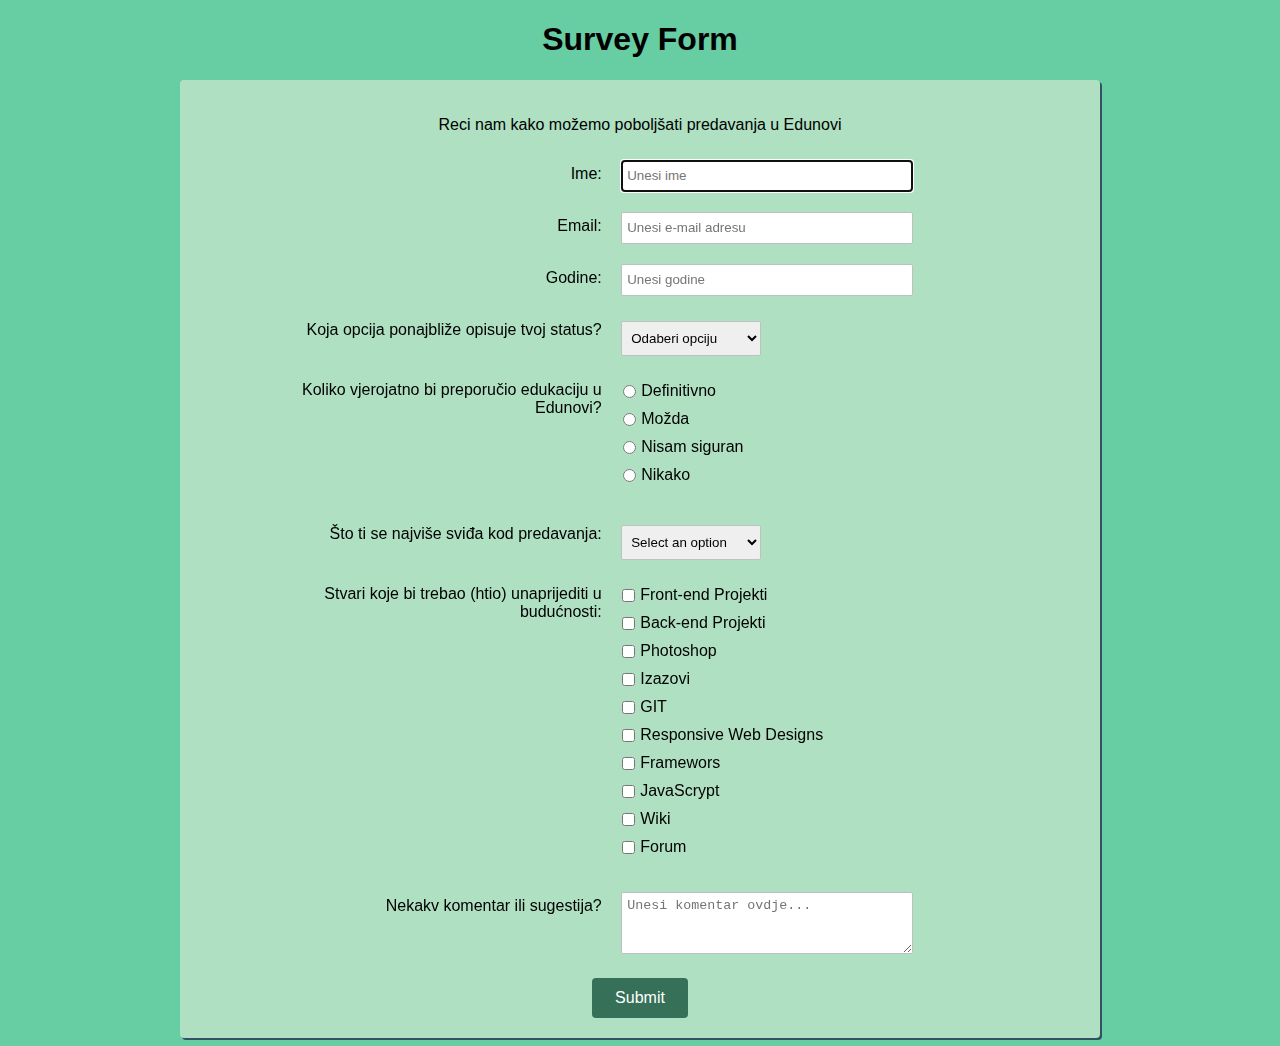
<file: Form/index.html>
<!DOCTYPE html>
<html>

<head>
    <meta charset="utf-8">
    <link rel="stylesheet" type="text/css" href="css/style.css">
    <title>survey form</title>
</head>

<body>
    <h1 id="title">Survey Form</h1>
    <div id="form-outer">
        <p id="description">
            Reci nam kako možemo poboljšati predavanja u Edunovi
        </p>
        <form id="survey-form" method="GET" action="index.html">
            <div class="rowTab">
                <div class="labels">
                    <label id="name-label" for="name"> Ime: </label>
                </div>
                <div class="rightTab">
                    <input autofocus="" type="text" name="name" id="name" class="input-field" placeholder="Unesi ime" required="">
                </div>
            </div>
            <div class="rowTab">
                <div class="labels">
                    <label id="email-label" for="email"> Email: </label>
                </div>
                <div class="rightTab">
                    <input type="email" name="email" id="email" class="input-field" required="" placeholder="Unesi e-mail adresu">
                </div>
            </div>
            <div class="rowTab">
                <div class="labels">
                    <label id="number-label" for="age"> Godine: </label>
                </div>
                <div class="rightTab">
                    <input type="number" name="age" id="number" min="1" max="100" class="input-field" placeholder="Unesi godine">
                </div>
            </div>
            <div class="rowTab">
                <div class="labels">
                    <label for="currentPos">Koja opcija ponajbliže opisuje tvoj status?</label>
                </div>
                <div class="rightTab">
                    <select id="dropdown" name="currentPos" class="dropdown">
                <option disabled="" selected="" value="">Odaberi opciju</option>
                <option value="student">Student</option>
                <option value="job">Zaposlen</option>
                <option value="noJob">Nezposlen</option>
                <option value="preferNo">Ne želim reći</option>
                <option value="other">Ostalo</option>
                </select>
                </div>
            </div>
            <div class="rowTab">
                <div class="labels">
                    <label for="userRating">Koliko vjerojatno bi preporučio edukaciju u Edunovi?</label>
                </div>
                <div class="rightTab">
                    <ul style="list-style: none;">
                        <li class="radio"><label>Definitivno<input name="radio-buttons" value="1" type="radio" class="userRatings"></label></li>
                        <li class="radio"><label>Možda<input name="radio-buttons" value="2" type="radio" class="userRatings"></label></li>
                        <li class="radio"><label>Nisam siguran<input name="radio-buttons" value="3" type="radio" class="userRatings"></label></li>
                        <li class="radio"><label>Nikako<input name="radio-buttons" value="4" type="radio" class="userRatings"></label></li>
                    </ul>
                </div>
            </div>
            <div class="rowTab">
                <div class="labels">
                    <label for="most-like">Što ti se najviše sviđa kod predavanja: </label>
                </div>
                <div class="rightTab">
                    <select id="most-like" name="mostLike" class="dropdown">
                <option disabled="" selected="" value="">Select an option</option>
                <option value="challenges">Izazovi</option>
                <option value="homeWork">Domaće zadaće</option>
                <option value="community">Kolege</option>
                <option value="pavle">Pavle</option>
                </select>
                </div>
            </div>
            <div class="rowTab">
                <div class="labels">
                    <label for="preferences">Stvari koje bi trebao (htio) unaprijediti u budućnosti: </label>
                </div>
                <div class="rightTab">
                    <ul id="preferences" style="list-style: none;">
                        <li class="checkbox"><label><input name="prefer" value="1" type="checkbox" class="userRatings">Front-end Projekti</label></li>
                        <li class="checkbox"><label><input name="prefer" value="2" type="checkbox" class="userRatings">Back-end Projekti</label></li>
                        <li class="checkbox"><label><input name="prefer" value="3" type="checkbox" class="userRatings">Photoshop</label></li>
                        <li class="checkbox"><label><input name="prefer" value="4" type="checkbox" class="userRatings">Izazovi</label></li>
                        <li class="checkbox"><label><input name="prefer" value="5" type="checkbox" class="userRatings">GIT</label></li>
                        <li class="checkbox"><label><input name="prefer" value="6" type="checkbox" class="userRatings">Responsive Web Designs</label></li>
                        <li class="checkbox"><label><input name="prefer" value="7" type="checkbox" class="userRatings">Framewors</label></li>
                        <li class="checkbox"><label><input name="prefer" value="8" type="checkbox" class="userRatings">JavaScrypt</label></li>
                        <li class="checkbox"><label><input name="prefer" value="9" type="checkbox" class="userRatings">Wiki</label></li>
                        <li class="checkbox"><label><input name="prefer" value="10" type="checkbox" class="userRatings">Forum</label></li>
                    </ul>
                </div>
            </div>
            <div class="rowTab">
                <div class="labels">
                    <label for="comments">Nekakv komentar ili sugestija?</label>
                </div>
                <div class="rightTab">
                    <textarea id="comments" class="input-field" style="height:50px;resize:vertical;" name="comment" placeholder="Unesi komentar ovdje..."></textarea>
                </div>
            </div>
            <button id="submit" type="submit">Submit</button>
        </form>
    </div>

</body>

</html>
</file>
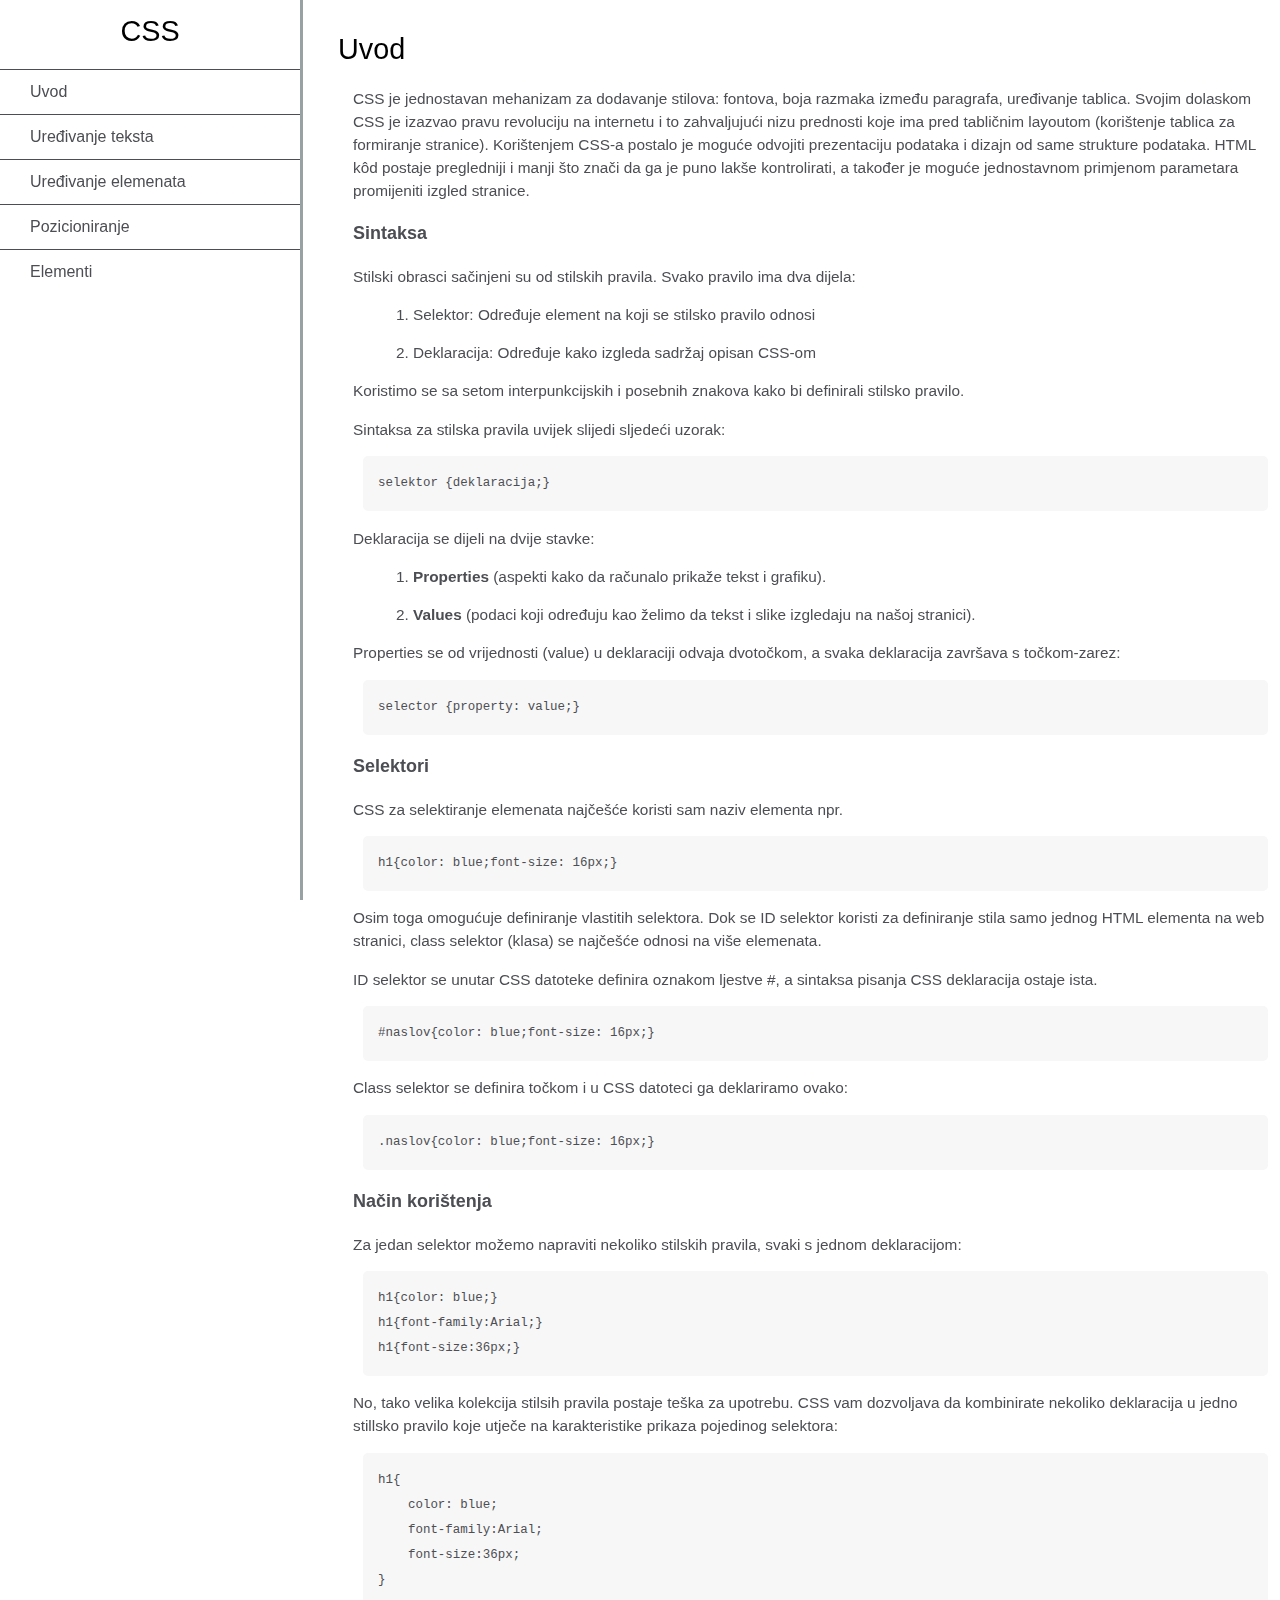
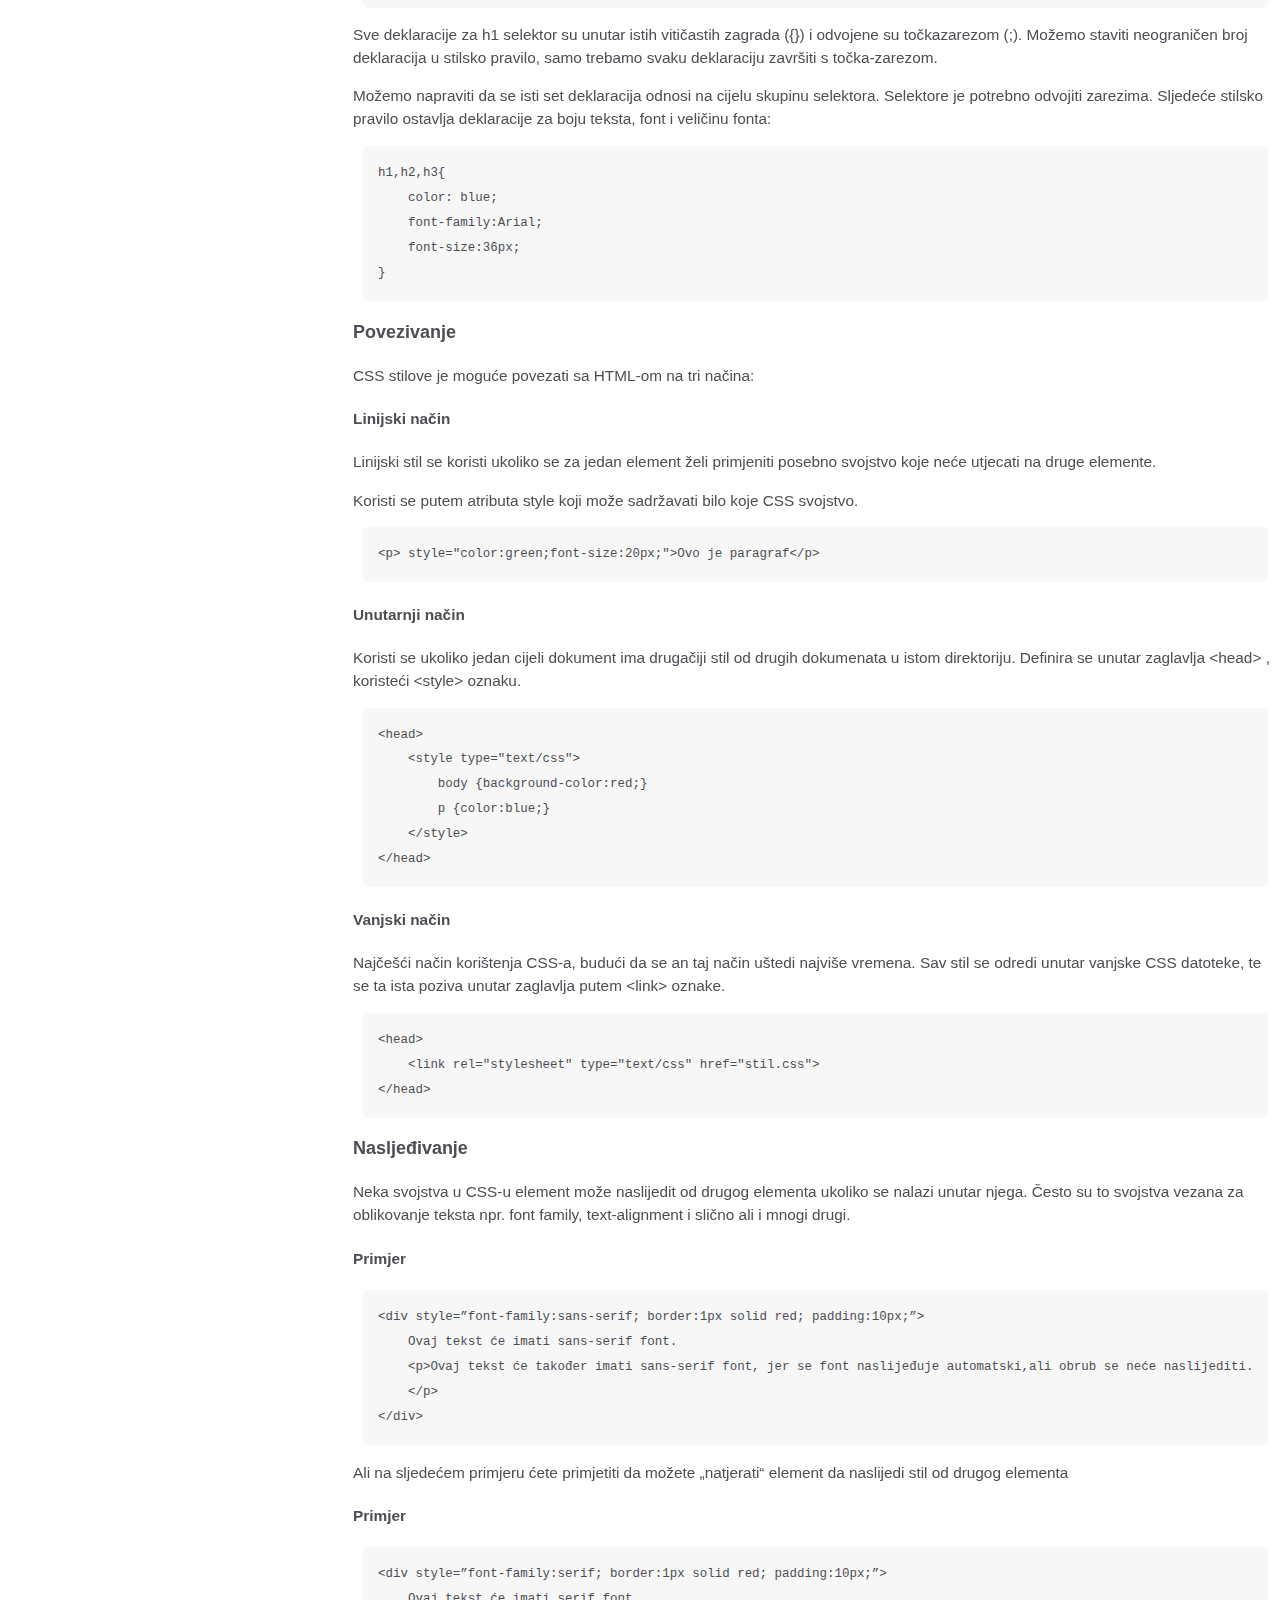
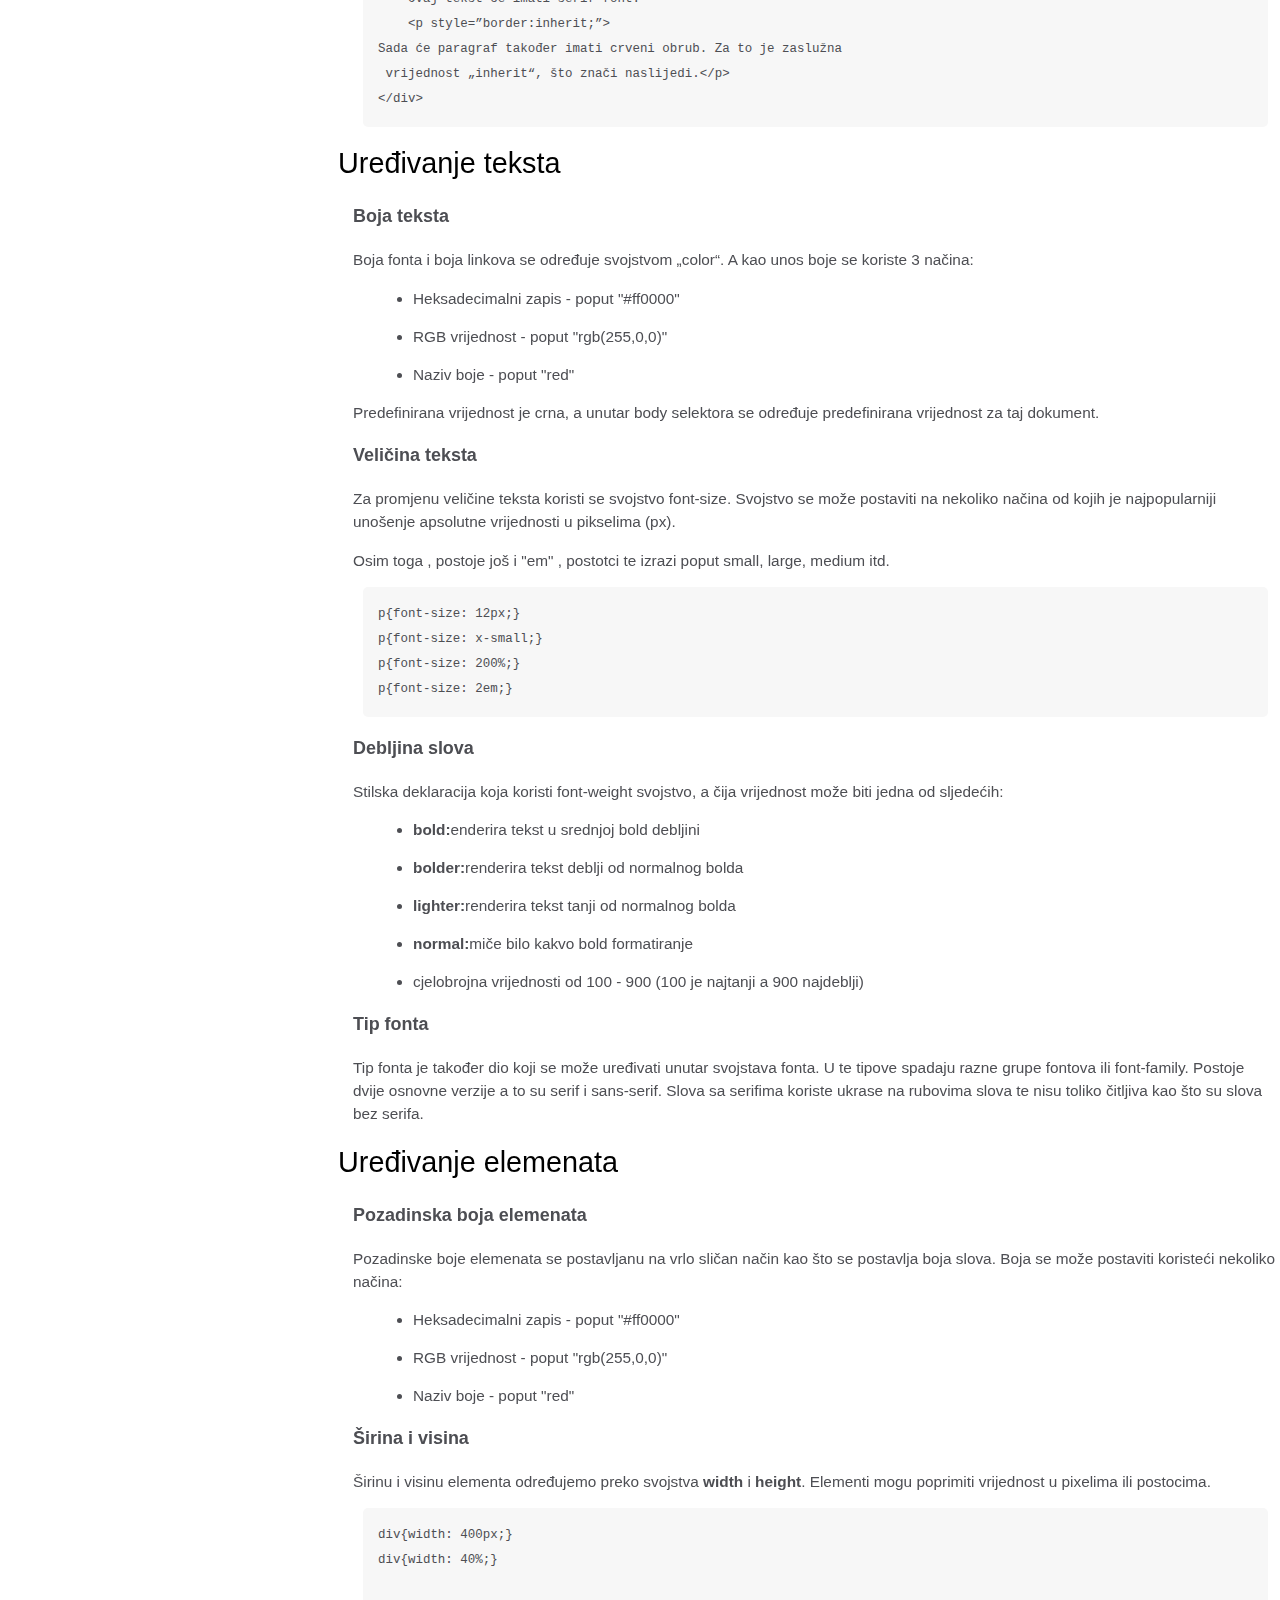
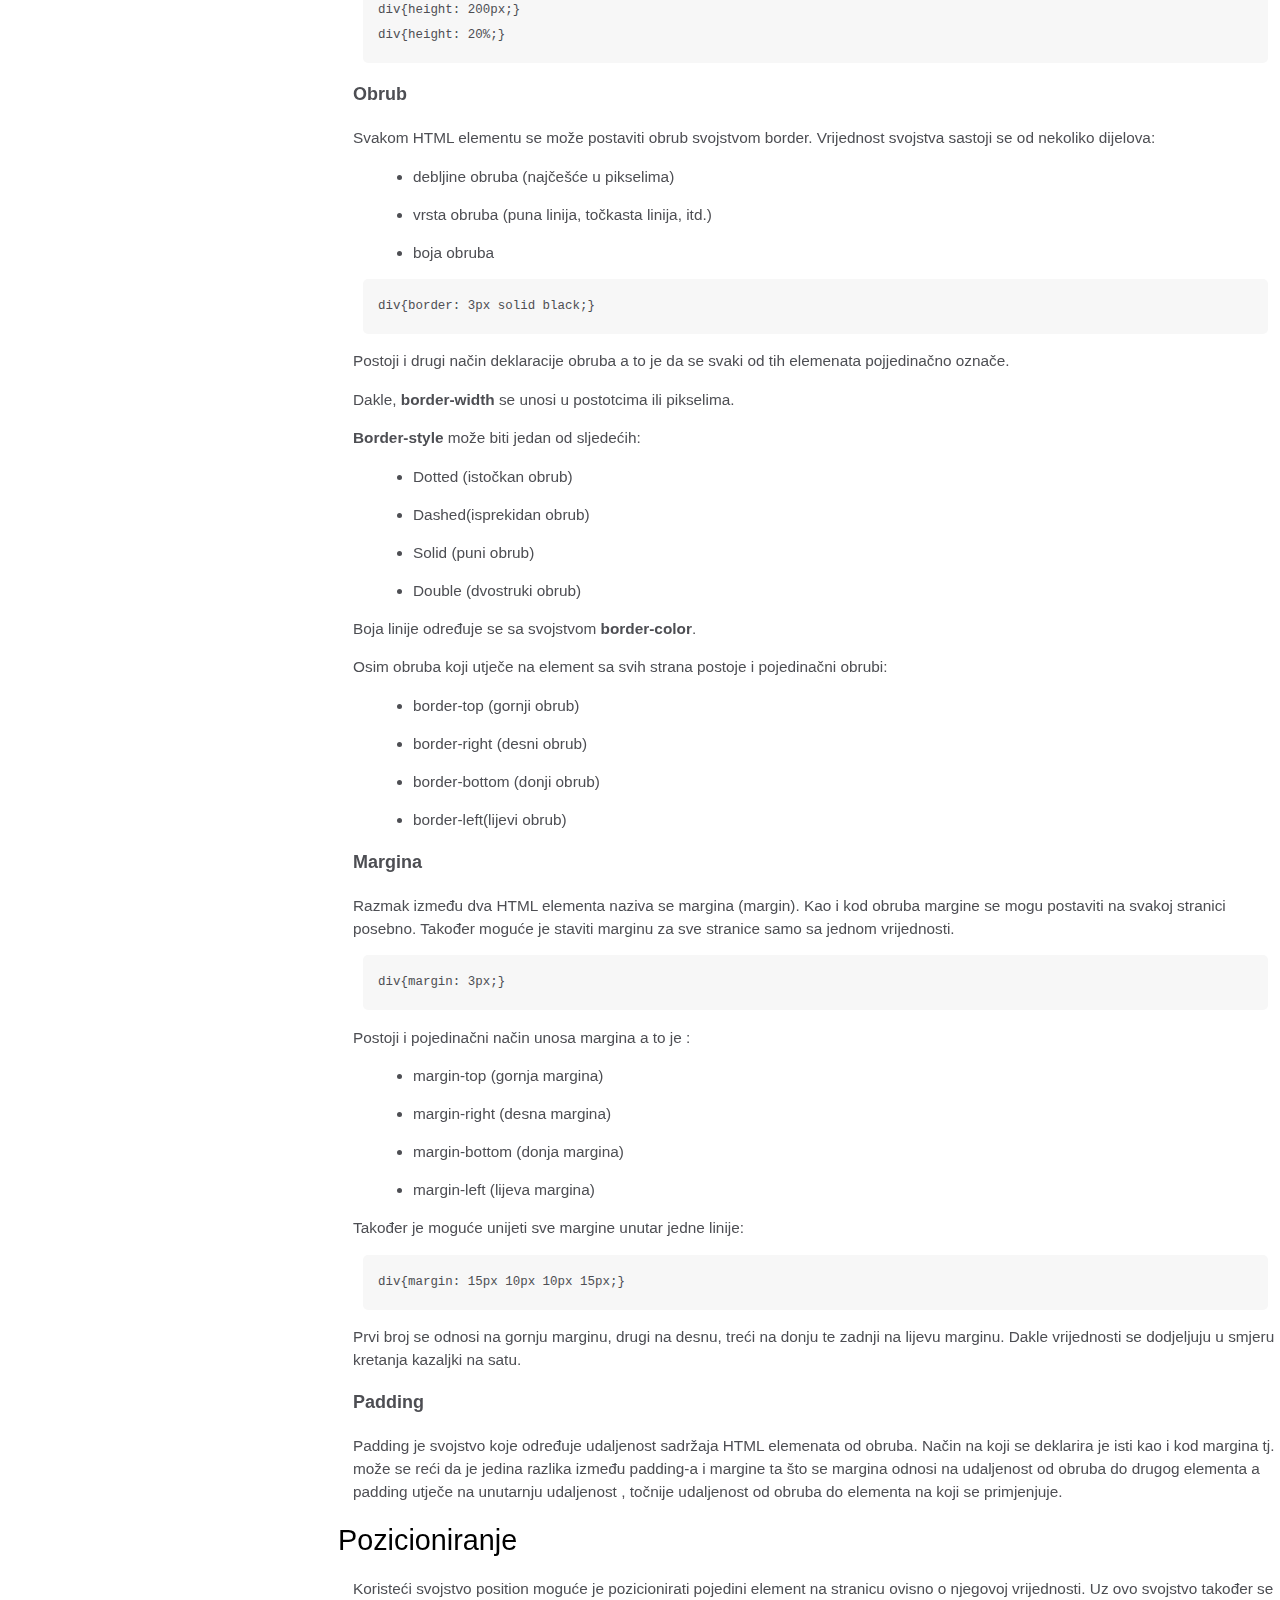
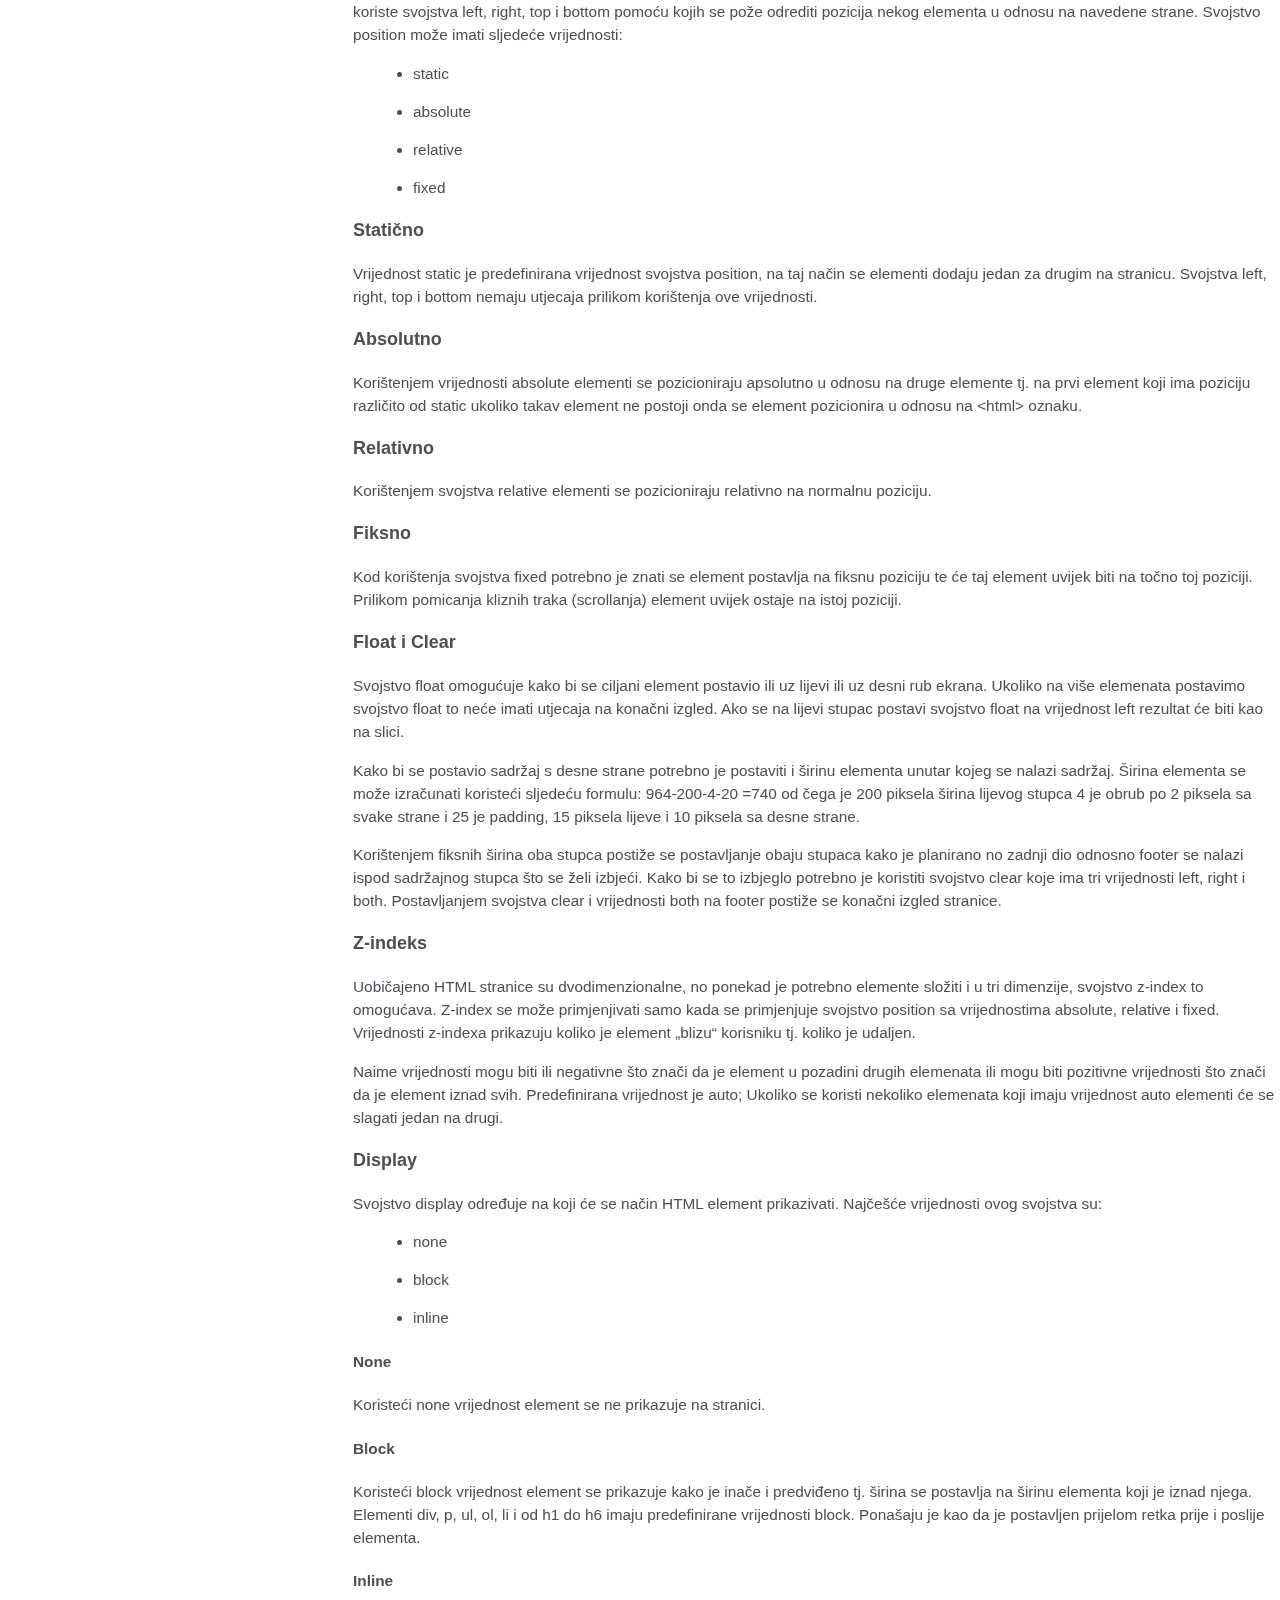
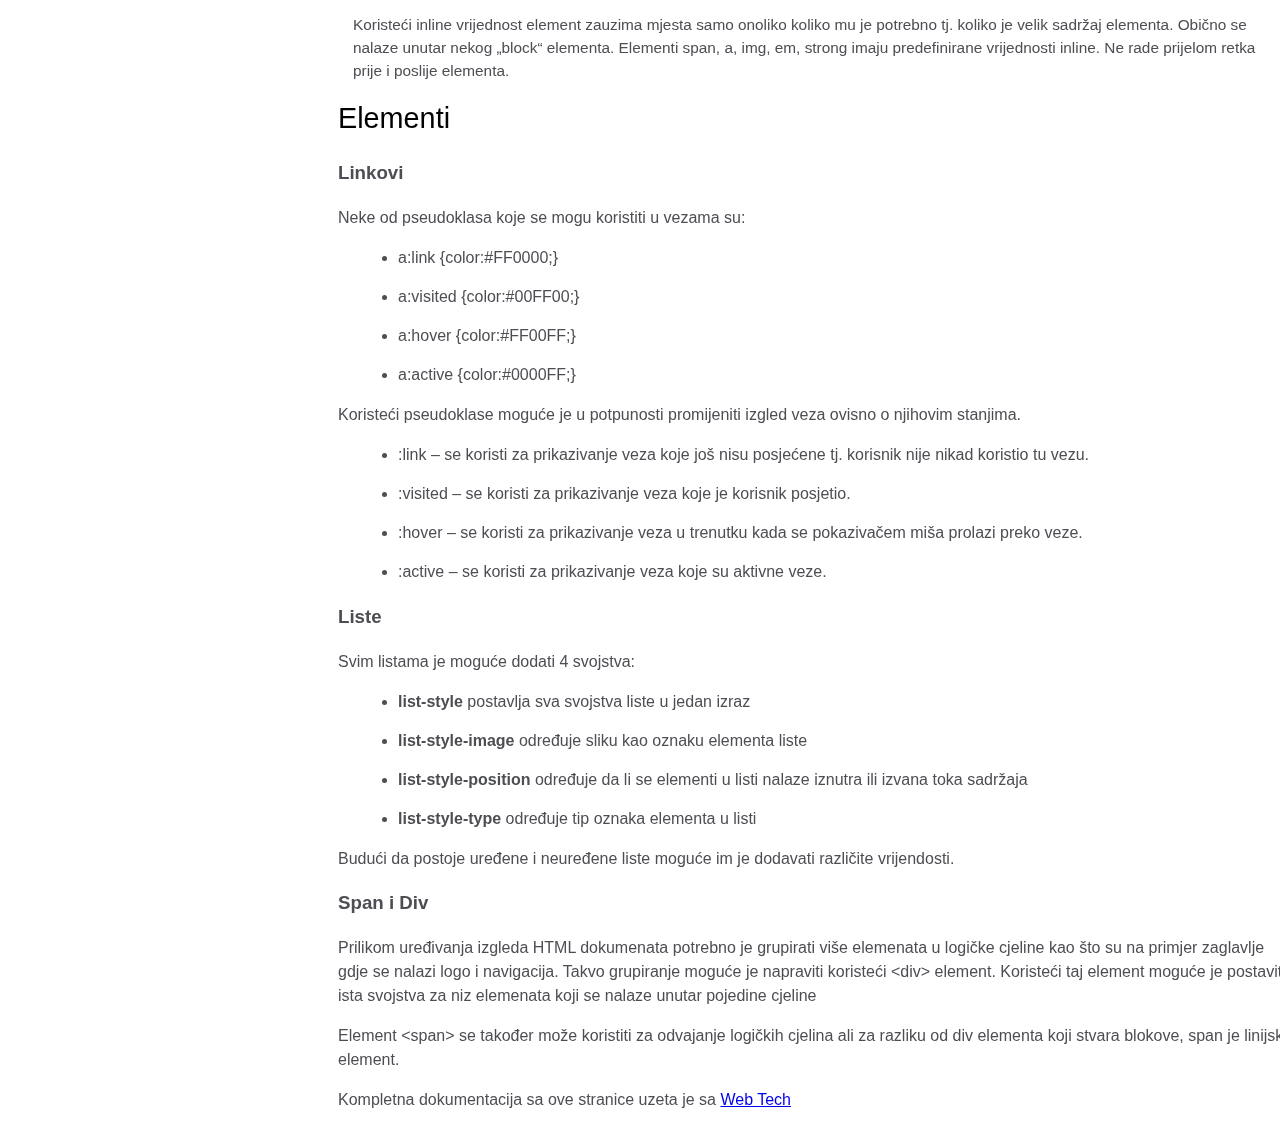
<file: Technical Documentation Page/index.html>
<DOCTYPE html>
<html lang="en">
<head>
    <meta charset="UTF-8">
    <link href="css/style.css"
        rel="stylesheet"
        type="text/css">
    <link rel="shortcut icon" type="image/x-icon" href="https://static.codepen.io/assets/favicon/favicon-aec34940fbc1a6e787974dcd360f2c6b63348d4b1f4e06c77743096d55480f33.ico">
    <link rel="mask-icon" type="" href="https://static.codepen.io/assets/favicon/logo-pin-8f3771b1072e3c38bd662872f6b673a722f4b3ca2421637d5596661b4e2132cc.svg" color="#111">
    <title>CSS: Technical Documentation Page</title>
    <script>
        window.console = window.console || function(t) {};
    </script>
    <script>
        if (document.location.search.match(/type=embed/gi)) {
        window.parent.postMessage("resize", "*");
        }
    </script>
<body translate="no">
    <nav id="navbar">
        <header>CSS</header>
            <ul>
                <li><a class="nav-link" href="#Uvod">Uvod</a></li>
                <li><a class="nav-link" href="#Uređivanje_teksta">Uređivanje teksta</a></li>
                <li><a class="nav-link" href="#Uređivanje_elemenata">Uređivanje elemenata</a></li>
                <li><a class="nav-link" href="#Pozicioniranje">Pozicioniranje</a></li>
                <li><a class="nav-link" href="#Elementi">Elementi</a></li>
            </ul>
    </nav>
    <main id="main-doc">
        <section class="main-section" id="Uvod">
            <header>Uvod</header>
            <article>
                <p>CSS je jednostavan mehanizam za dodavanje stilova: fontova, boja razmaka između paragrafa, uređivanje tablica. Svojim dolaskom CSS je izazvao pravu revoluciju na internetu i to zahvaljujući nizu prednosti koje ima pred tabličnim layoutom (korištenje tablica za formiranje stranice). Korištenjem CSS-a postalo je moguće odvojiti prezentaciju podataka i dizajn od same strukture podataka. HTML kôd postaje pregledniji i manji što znači da ga je puno lakše kontrolirati, a također je moguće jednostavnom primjenom parametara promijeniti izgled stranice.</p>
                <h3>Sintaksa</h3>
                <p>Stilski obrasci sačinjeni su od stilskih pravila. Svako pravilo ima dva dijela:</p>
                <ol>
                    <li>Selektor: Određuje element na koji se stilsko pravilo odnosi</li>
                    <li> Deklaracija: Određuje kako izgleda sadržaj opisan CSS-om</li>
                </ol>
                <p>Koristimo se sa setom interpunkcijskih i posebnih znakova kako bi definirali stilsko pravilo.</p>
                <p>Sintaksa za stilska pravila uvijek slijedi sljedeći uzorak:</p>
                <code>selektor {deklaracija;}</code>
                <p>Deklaracija se dijeli na dvije stavke:</p>
                <ol>
                    <li><strong>Properties</strong> (aspekti kako da računalo prikaže tekst i grafiku).</li>
                    <li><strong>Values</strong> (podaci koji određuju kao želimo da tekst i slike izgledaju na našoj stranici).</li>
                </ol>
                <p>Properties se od vrijednosti (value) u deklaraciji odvaja dvotočkom, a svaka deklaracija završava s točkom-zarez:</p>
                <code>selector {property: value;}</code>
                <h3>Selektori</h3>
                <p>CSS za selektiranje elemenata najčešće koristi sam naziv elementa npr.</p>
                <code>h1{color: blue;font-size: 16px;}</code>
                <p>Osim toga omogućuje definiranje vlastitih selektora. Dok se ID selektor koristi za definiranje stila samo jednog HTML elementa na web stranici, class selektor (klasa) se najčešće odnosi na više elemenata.</p>
                <p>ID selektor se unutar CSS datoteke definira oznakom ljestve #, a sintaksa pisanja CSS deklaracija ostaje ista.</p>
                <code>#naslov{color: blue;font-size: 16px;}</code>
                <p>Class selektor se definira točkom i u CSS datoteci ga deklariramo ovako:</p>
                <code>.naslov{color: blue;font-size: 16px;}</code>
                <h3>Način korištenja</h3>
                <p>Za jedan selektor možemo napraviti nekoliko stilskih pravila, svaki s jednom deklaracijom:</p>
                <code>h1{color: blue;}<br>h1{font-family:Arial;}<br>h1{font-size:36px;}</code>
                <p>No, tako velika kolekcija stilsih pravila postaje teška za upotrebu. CSS vam dozvoljava da kombinirate nekoliko deklaracija u jedno stillsko pravilo koje utječe na karakteristike prikaza pojedinog selektora:</p>
                <code>h1{<br>&nbsp;&nbsp;&nbsp;&nbsp;color: blue;<br>&nbsp;&nbsp;&nbsp;&nbsp;font-family:Arial;<br>&nbsp;&nbsp;&nbsp;&nbsp;font-size:36px;<br>}</code>
                <p>Sve deklaracije za h1 selektor su unutar istih vitičastih zagrada ({}) i odvojene su točkazarezom (;). Možemo staviti neograničen broj deklaracija u stilsko pravilo, samo trebamo svaku deklaraciju završiti s točka-zarezom.</p>
                <p>Možemo napraviti da se isti set deklaracija odnosi na cijelu skupinu selektora. Selektore je potrebno odvojiti zarezima. Sljedeće stilsko pravilo ostavlja deklaracije za boju teksta, font i veličinu fonta:</p>
                <code>h1,h2,h3{<br>&nbsp;&nbsp;&nbsp;&nbsp;color: blue;<br>&nbsp;&nbsp;&nbsp;&nbsp;font-family:Arial;<br>&nbsp;&nbsp;&nbsp;&nbsp;font-size:36px;<br>}</code>
                <h3>Povezivanje</h3>
                <p>CSS stilove je moguće povezati sa HTML-om na tri načina:</p>
                <h4>Linijski način</h4>
                <p>Linijski stil se koristi ukoliko se za jedan element želi primjeniti posebno svojstvo koje neće utjecati na druge elemente. </p>
                <p>Koristi se putem atributa style koji može sadržavati bilo koje CSS svojstvo.</p>
                <code>&ltp&gt style="color:green;font-size:20px;">Ovo je paragraf&lt/p&gt</code>
                <h4>Unutarnji način</h4>
                <p>Koristi se ukoliko jedan cijeli dokument ima drugačiji stil od drugih dokumenata u istom direktoriju. Definira se unutar zaglavlja &lthead&gt , koristeći &ltstyle&gt oznaku.</p>
                <code>&lthead&gt<br>&nbsp;&nbsp;&nbsp;&nbsp;&ltstyle type="text/css"&gt<br>&nbsp;&nbsp;&nbsp;&nbsp;&nbsp;&nbsp;&nbsp;&nbsp;body {background-color:red;}<br>&nbsp;&nbsp;&nbsp;&nbsp;&nbsp;&nbsp;&nbsp;&nbsp;p {color:blue;}<br>&nbsp;&nbsp;&nbsp;&nbsp;&lt/style&gt<br>&lt/head></code>
                <h4>Vanjski način</h4>
                <p>Najčešći način korištenja CSS-a, budući da se an taj način uštedi najviše vremena. Sav stil se odredi unutar vanjske CSS datoteke, te se ta ista poziva unutar zaglavlja putem &ltlink&gt oznake.</p>
                <code>&lthead&gt<br>&nbsp;&nbsp;&nbsp;&nbsp;&ltlink rel="stylesheet" type="text/css" href="stil.css"&gt<br>&lt/head&gt</code>
                <h3>Nasljeđivanje</h3>
                <p>Neka svojstva u CSS-u element može naslijedit od drugog elementa ukoliko se nalazi unutar njega. Često su to svojstva vezana za oblikovanje teksta npr. font family, text-alignment i slično ali i mnogi drugi.</p>
                <h4>Primjer</h4>
                <code>&ltdiv style=”font-family:sans-serif; border:1px solid red; padding:10px;”&gt<br>&nbsp;&nbsp;&nbsp;&nbsp;Ovaj tekst će imati sans-serif font.<br>&nbsp;&nbsp;&nbsp;&nbsp;&ltp&gtOvaj tekst će također imati sans-serif font, jer se font naslijeđuje automatski,ali obrub se neće naslijediti.<br>&nbsp;&nbsp;&nbsp;&nbsp;&lt/p&gt<br>&lt/div&gt</code>
                <p>Ali na sljedećem primjeru ćete primjetiti da možete „natjerati“ element da naslijedi stil od drugog elementa</p>
                <h4>Primjer</h4>
                <code>&ltdiv style=”font-family:serif; border:1px solid red; padding:10px;”&gt<br>&nbsp;&nbsp;&nbsp;&nbsp;Ovaj tekst će imati serif font.<br>&nbsp;&nbsp;&nbsp;&nbsp;&ltp style=”border:inherit;”&gt<br>Sada će paragraf također imati crveni obrub. Za to je zaslužna<br> vrijednost „inherit“, što znači naslijedi.&lt/p&gt<br>&lt/div&gt</code>
            </article>
        </section>
        <section class="main-section" id="Uređivanje_teksta">
            <header>Uređivanje teksta</header>
            <article>
                <h3>Boja teksta</h3>
                <p>Boja fonta i boja linkova se određuje svojstvom „color“. A kao unos boje se koriste 3 načina:</p>
                <ul>
                    <li>Heksadecimalni zapis - poput "#ff0000"</li>
                    <li>RGB vrijednost - poput "rgb(255,0,0)"</li>
                    <li>Naziv boje - poput "red"</li>
                </ul>
                <p>Predefinirana vrijednost je crna, a unutar body selektora se određuje predefinirana vrijednost za taj dokument.</p>
                <h3>Veličina teksta</h3>
                <p>Za promjenu veličine teksta koristi se svojstvo font-size. Svojstvo se može postaviti na nekoliko načina od kojih je najpopularniji unošenje apsolutne vrijednosti u pikselima (px).</p>
                <p>Osim toga , postoje još i "em" , postotci te izrazi poput small, large, medium itd.</p>
                <code>p{font-size: 12px;}<br>p{font-size: x-small;}<br>p{font-size: 200%;}<br>p{font-size: 2em;}</code>
                <h3>Debljina slova</h3>
                <p>Stilska deklaracija koja koristi font-weight svojstvo, a čija vrijednost može biti jedna od sljedećih:</p>
                <ul>
                    <li><strong>bold:</strong>enderira tekst u srednjoj bold debljini</li>
                    <li><strong>bolder:</strong>renderira tekst deblji od normalnog bolda</li>
                    <li><strong>lighter:</strong>renderira tekst tanji od normalnog bolda</li>
                    <li><strong>normal:</strong>miče bilo kakvo bold formatiranje</li>
                    <li>cjelobrojna vrijednosti od 100 - 900 (100 je najtanji a 900 najdeblji)</li>
                </ul>
                <h3>Tip fonta</h3>
                <p>Tip fonta je također dio koji se može uređivati unutar svojstava fonta. U te tipove spadaju razne grupe fontova ili font-family. Postoje dvije osnovne verzije a to su serif i sans-serif. Slova sa serifima koriste ukrase na rubovima slova te nisu toliko čitljiva kao što su slova bez serifa.</p>
            </article>
        </section>
            <section class="main-section" id="Uređivanje_elemenata">
                <header>Uređivanje elemenata</header>
                <article>
                    <h3>Pozadinska boja elemenata</h3>
                    <p>Pozadinske boje elemenata se postavljanu na vrlo sličan način kao što se postavlja boja slova. Boja se može postaviti koristeći nekoliko načina:</p>
                    <ul>
                        <li>Heksadecimalni zapis - poput "#ff0000"</li>
                        <li>RGB vrijednost - poput "rgb(255,0,0)"</li>
                        <li>Naziv boje - poput "red"</li>
                    </ul>
                    <h3>Širina i visina</h3>
                    <p>Širinu i visinu elementa određujemo preko svojstva <strong>width</strong> i <strong>height</strong>. Elementi mogu poprimiti vrijednost u pixelima ili postocima.</p>
                    <code>div{width: 400px;}<br>div{width: 40%;}<br><br>div{height: 200px;}<br>div{height: 20%;}</code>
                    <h3>Obrub</h3>
                    <p>Svakom HTML elementu se može postaviti obrub svojstvom border. Vrijednost svojstva sastoji se od nekoliko dijelova:</p>
                    <ul>
                        <li>debljine obruba (najčešće u pikselima)</li>
                        <li>vrsta obruba (puna linija, točkasta linija, itd.)</li>
                        <li>boja obruba</li>
                    </ul>
                    <code>div{border: 3px solid black;}</code>
                    <p>Postoji i drugi način deklaracije obruba a to je da se svaki od tih elemenata pojjedinačno označe.</p>
                    <p>Dakle, <strong>border-width</strong> se unosi u postotcima ili pikselima.</p>
                    <p><strong>Border-style </strong>može biti jedan od sljedećih:</p>
                    <ul>
                        <li>Dotted (istočkan obrub)</li>
                        <li>Dashed(isprekidan obrub)</li>
                        <li>Solid (puni obrub)</li>
                        <li>Double (dvostruki obrub)</li>
                    </ul>
                    <p>Boja linije određuje se sa svojstvom <strong>border-color</strong>.</p>
                    <p>Osim obruba koji utječe na element sa svih strana postoje i pojedinačni obrubi:</p>
                    <ul>
                        <li>border-top (gornji obrub)</li>
                        <li>border-right (desni obrub)</li>
                        <li>border-bottom (donji obrub)</li>
                        <li>border-left(lijevi obrub)</li>
                    </ul>
                    <h3>Margina</h3>
                    <p>Razmak između dva HTML elementa naziva se margina (margin). Kao i kod obruba margine se mogu postaviti na svakoj stranici posebno. Također moguće je staviti marginu za sve stranice samo sa jednom vrijednosti.</p>
                    <code>div{margin: 3px;}</code>
                    <p>Postoji i pojedinačni način unosa margina a to je :</p>
                    <ul>
                        <li>margin-top (gornja margina)</li>
                        <li>margin-right (desna margina)</li>
                        <li>margin-bottom (donja margina)</li>
                        <li>margin-left (lijeva margina)</li>
                    </ul>
                    <p>Također je moguće unijeti sve margine unutar jedne linije:</p>
                    <code>div{margin: 15px 10px 10px 15px;}</code>
                    <p>Prvi broj se odnosi na gornju marginu, drugi na desnu, treći na donju te zadnji na lijevu marginu. Dakle vrijednosti se dodjeljuju u smjeru kretanja kazaljki na satu.</p>
                    <h3>Padding</h3>
                    <p>Padding je svojstvo koje određuje udaljenost sadržaja HTML elemenata od obruba. Način na koji se deklarira je isti kao i kod margina tj. može se reći da je jedina razlika između padding-a i margine ta što se margina odnosi na udaljenost od obruba do drugog elementa a padding utječe na unutarnju udaljenost , točnije udaljenost od obruba do elementa na koji se primjenjuje.</p>
                </article>
            </section>
            <section class="main-section" id="Pozicioniranje">
                <header>Pozicioniranje</header>
                <article>
                    <p>Koristeći svojstvo position moguće je pozicionirati pojedini element na stranicu ovisno o njegovoj vrijednosti. Uz ovo svojstvo također se koriste svojstva left, right, top i bottom pomoću kojih se pože odrediti pozicija nekog elementa u odnosu na navedene strane. Svojstvo position može imati sljedeće vrijednosti:</p>
                    <ul>
                        <li>static</li>
                        <li>absolute</li>
                        <li>relative</li>
                        <li>fixed</li>
                    </ul>
                    <h3>Statično</h3>
                    <p>Vrijednost static je predefinirana vrijednost svojstva position, na taj način se elementi dodaju jedan za drugim na stranicu. Svojstva left, right, top i bottom nemaju utjecaja prilikom korištenja ove vrijednosti.</p>
                    <h3>Absolutno</h3>
                    <p>Korištenjem vrijednosti absolute elementi se pozicioniraju apsolutno u odnosu na druge elemente tj. na prvi element koji ima poziciju različito od static ukoliko takav element ne postoji onda se element pozicionira u odnosu na &lthtml&gt oznaku.</p>
                    <h3>Relativno</h3>
                    <p>Korištenjem svojstva relative elementi se pozicioniraju relativno na normalnu poziciju.</p>
                    <h3>Fiksno</h3>
                    <p>Kod korištenja svojstva fixed potrebno je znati se element postavlja na fiksnu poziciju te će taj element uvijek biti na točno toj poziciji. Prilikom pomicanja kliznih traka (scrollanja) element uvijek ostaje na istoj poziciji.</p>
                    <h3>Float i Clear</h3>
                    <p>Svojstvo float omogućuje kako bi se ciljani element postavio ili uz lijevi ili uz desni rub ekrana. Ukoliko na više elemenata postavimo svojstvo float to neće imati utjecaja na konačni izgled. Ako se na lijevi stupac postavi svojstvo float na vrijednost left rezultat će biti kao na slici.</p>
                    <p>Kako bi se postavio sadržaj s desne strane potrebno je postaviti i širinu elementa unutar kojeg se nalazi sadržaj. Širina elementa se može izračunati koristeći sljedeću formulu: 964-200-4-20 =740 od čega je 200 piksela širina lijevog stupca 4 je obrub po 2 piksela sa svake strane i 25 je padding, 15 piksela lijeve i 10 piksela sa desne strane.</p>
                    <p>Korištenjem fiksnih širina oba stupca postiže se postavljanje obaju stupaca kako je planirano no zadnji dio odnosno footer se nalazi ispod sadržajnog stupca što se želi izbjeći. Kako bi se to izbjeglo potrebno je koristiti svojstvo clear koje ima tri vrijednosti left, right i both. Postavljanjem svojstva clear i vrijednosti both na footer postiže se konačni izgled stranice.</p>
                    <h3>Z-indeks</h3>
                    <p>Uobičajeno HTML stranice su dvodimenzionalne, no ponekad je potrebno elemente složiti i u tri dimenzije, svojstvo z-index to omogućava. Z-index se može primjenjivati samo kada se primjenjuje svojstvo position sa vrijednostima absolute, relative i fixed. Vrijednosti z-indexa prikazuju koliko je element „blizu“ korisniku tj. koliko je udaljen.</p>
                    <p>Naime vrijednosti mogu biti ili negativne što znači da je element u pozadini drugih elemenata ili mogu biti pozitivne vrijednosti što znači da je element iznad svih. Predefinirana vrijednost je auto; Ukoliko se koristi nekoliko elemenata koji imaju vrijednost auto elementi će se slagati jedan na drugi.</p>
                    <h3>Display</h3>
                    <p>Svojstvo display određuje na koji će se način HTML element prikazivati. Najčešće vrijednosti ovog svojstva su:</p>
                    <ul>
                        <li>none</li>
                        <li>block</li>
                        <li>inline</li>
                    </ul>
                    <h4>None</h4>
                    <p>Koristeći none vrijednost element se ne prikazuje na stranici.</p>
                    <h4>Block</h4>
                    <p>Koristeći block vrijednost element se prikazuje kako je inače i predviđeno tj. širina se postavlja na širinu elementa koji je iznad njega. Elementi div, p, ul, ol, li i od h1 do h6 imaju predefinirane vrijednosti block. Ponašaju je kao da je postavljen prijelom retka prije i poslije elementa.</p>
                    <h4>Inline</h4>
                    <p>Koristeći inline vrijednost element zauzima mjesta samo onoliko koliko mu je potrebno tj. koliko je velik sadržaj elementa. Obično se nalaze unutar nekog „block“ elementa. Elementi span, a, img, em, strong imaju predefinirane vrijednosti inline. Ne rade prijelom retka prije i poslije elementa.</p>
                </article>
            </section>
            <section class="main-section" id="Elementi">
                <header>Elementi</header>
                <h3>Linkovi</h3>
                <p>Neke od pseudoklasa koje se mogu koristiti u vezama su:</p>
                <ul>
                    <li>a:link {color:#FF0000;}</li>
                    <li>a:visited {color:#00FF00;}</li>
                    <li>a:hover {color:#FF00FF;}</li>
                    <li>a:active {color:#0000FF;}</li>
                </ul>
                <p>Koristeći pseudoklase moguće je u potpunosti promijeniti izgled veza ovisno o njihovim stanjima.</p>
                <ul>
                    <li>:link – se koristi za prikazivanje veza koje još nisu posjećene tj. korisnik nije nikad koristio tu vezu.</li>
                    <li>:visited – se koristi za prikazivanje veza koje je korisnik posjetio.</li>
                    <li>:hover – se koristi za prikazivanje veza u trenutku kada se pokazivačem miša prolazi preko veze.</li>
                    <li>:active – se koristi za prikazivanje veza koje su aktivne veze.</li>
                </ul>
                <h3>Liste</h3>
                <p>Svim listama je moguće dodati 4 svojstva:</p>
                <ul>
                    <li><strong>list-style</strong> postavlja sva svojstva liste u jedan izraz</li>
                    <li><strong>list-style-image</strong> određuje sliku kao oznaku elementa liste</li>
                    <li><strong>list-style-position</strong> određuje da li se elementi u listi nalaze iznutra ili izvana toka sadržaja</li>
                    <li><strong>list-style-type</strong> određuje tip oznaka elementa u listi</li>
                </ul>
                <p>Budući da postoje uređene i neuređene liste moguće im je dodavati različite vrijendosti.</p>
                <h3>Span i Div</h3>
                <p>Prilikom uređivanja izgleda HTML dokumenata potrebno je grupirati više elemenata u logičke cjeline kao što su na primjer zaglavlje gdje se nalazi logo i navigacija. Takvo grupiranje moguće je napraviti koristeći &ltdiv&gt element. Koristeći taj element moguće je postaviti ista svojstva za niz elemenata koji se nalaze unutar pojedine cjeline</p>
                <p>Element &ltspan&gt se također može koristiti za odvajanje logičkih cjelina ali za razliku od div elementa koji stvara blokove, span je linijski element.</p>   
            </article>
        </section>
Kompletna dokumentacija sa ove stranice uzeta je sa <a href="http://www.webtech.com.hr/index.php" target="_blank">Web Tech</a>
</main>
<script src="https://static.codepen.io/assets/common/stopExecutionOnTimeout-de7e2ef6bfefd24b79a3f68b414b87b8db5b08439cac3f1012092b2290c719cd.js"></script>
<script src="https://cdn.freecodecamp.org/testable-projects-fcc/v1/bundle.js"></script><div id="fcc_test_suite_wrapper" style="position: relative !important; z-index: 99999 !important;"></div>
<script id="rendered-js">
                      // coded by @ChaituVR 
                
    const projectName = 'technical-docs-page';
    localStorage.setItem('example_project', 'Technical Docs Page');
                      //# sourceURL=pen.js
</script>
                
                
</body>
</html>
</file>
<file: Form/css/style.css>
html,
body {
    background-color: #66cea2;
    text-align: center;
    font-family: 'Raleway', Helvetica, sans-serif;
    min-width: 320px;
}

header {
    font-size: 2em;
    font-weight: bold;
    margin: 20px;
}

#form-outer {
    background-color: rgb(175, 224, 194);
    margin: 0 auto;
    border-radius: 4px;
    width: 75%;
    max-width: 900px;
    padding: 10px;
    padding-top: 20px;
    box-shadow: 2px 2px #325164;
}

.labels {
    display: inline-block;
    text-align: right;
    width: 40%;
    padding: 5px;
    vertical-align: top;
    margin-top: 10px;
}

.rightTab {
    display: inline-block;
    text-align: left;
    width: 48%;
    vertical-align: middle;
}

.input-field {
    height: 20px;
    width: 280px;
    padding: 5px;
    margin: 10px;
    border: 1px solid #c0c0c0;
    border-radius: 2px;
}

#userAge {
    width: 40px;
}

.userRatings,
input[type="checkbox"] {
    float: left;
    margin-right: 5px;
}

#submit {
    background-color: #377058;
    border-radius: 4px;
    color: white;
    font-size: 1em;
    height: 40px;
    width: 96px;
    margin: 10px;
    border: 0px solid;
    cursor: pointer;
}

.dropdown {
    height: 35px;
    width: 140px;
    padding: 5px;
    margin: 10px;
    margin-top: 15px;
    border: 1px solid #c0c0c0;
    border-radius: 2px;
}

.radio,
.checkbox {
    position: relative;
    left: -43px;
    margin-left: 10px;
    display: block;
    padding-bottom: 10px;
}

@media screen and (max-width: 833px) {
    .input-field {
        width: 80%;
    }
    select {
        width: 90%;
    }
}

@media screen and (max-width: 520px) {
    .labels {
        width: 100%;
        text-align: left;
    }
    .rightTab {
        width: 80%;
        float: left;
    }
    .input-field {
        width: 100%;
    }
    select {
        width: 100%;
    }
}
</file>
<file: Technical Documentation Page/css/style.css>
html,
body {
  min-width: 290px;
  color: #4d4e53;
  background-color: #ffffff;
  font-family: "Open Sans", Arial, sans-serif;
  line-height: 1.5;
}

#navbar {
  position: fixed;
  min-width: 290px;
  top: 0px;
  left: 0px;
  width: 300px;
  height: 100%;
  border-right: solid;
  border-color: rgba(0, 22, 22, 0.4);
}

header {
  color: black;
  margin: 10px;
  text-align: center;
  font-size: 1.8em;
  font-weight: thin;
}

#main-doc header {
  text-align: left;
  margin: 0px;
}

#navbar ul {
  height: 88%;
  padding: 0;
  overflow-y: auto;
  overflow-x: hidden;
}

#navbar li {
  color: #4d4e53;
  border-top: 1px solid;
  list-style: none;
  position: relative;
  width: 100%;
}

#navbar a {
  display: block;
  padding: 10px 30px;
  color: #4d4e53;
  text-decoration: none;
  cursor: pointer;
}

#main-doc {
  position: absolute;
  margin-left: 310px;
  padding: 20px;
  margin-bottom: 110px;
}

section article {
  color: #4d4e53;
  margin: 15px;
  font-size: 0.96em;
}

section li {
  margin: 15px 0px 0px 20px;
}

code {
  display: block;
  text-align: left;
  white-space: pre;
  position: relative;
  word-break: normal;
  word-wrap: normal;
  line-height: 2;
  background-color: #f7f7f7;
  padding: 15px;
  margin: 10px;
  border-radius: 5px;
}

@media only screen and (max-width: 815px) {
  /* For mobile phones: */
  #navbar ul {
    border: 1px solid;
    height: 207px;
  }

  #navbar {
    background-color: white;
    position: absolute;
    top: 0;
    padding: 0;
    margin: 0;
    width: 100%;
    max-height: 275px;
    border: none;
    z-index: 1;
    border-bottom: 2px solid;
  }

  #main-doc {
    position: relative;
    margin-left: 0px;
    margin-top: 270px;
  }
}

@media only screen and (max-width: 400px) {
  #main-doc {
    margin-left: -10px;
  }

  code {
    margin-left: -20px;
    width: 100%;
    padding: 15px;
    padding-left: 10px;
    padding-right: 45px;
    min-width: 233px;
  }
}
</file>
